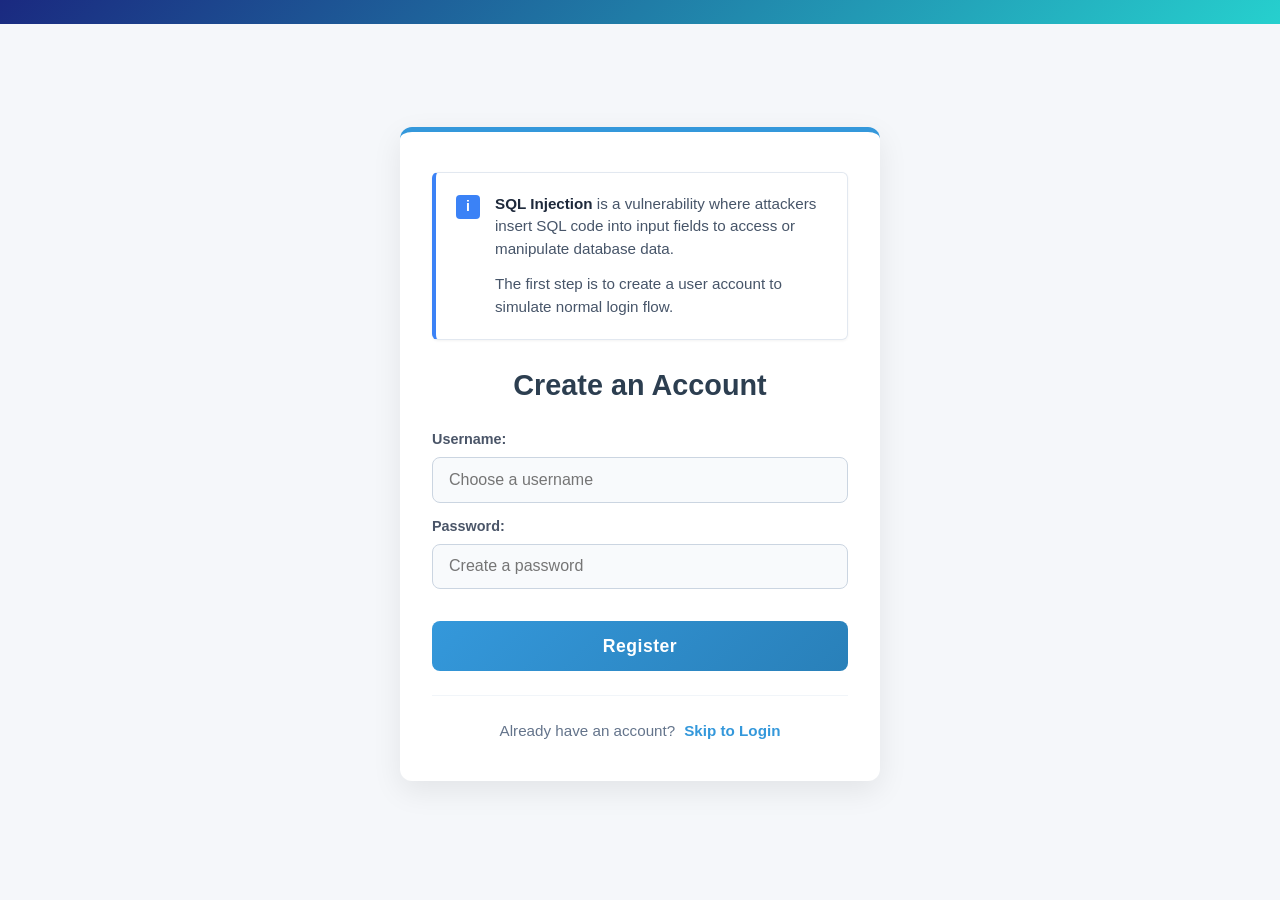
<file: simulation/index.html>
<!doctype html>
<html lang="en">
  <head>
    <meta charset="UTF-8" />
    <link rel="icon" type="image/svg+xml" href="/vite.svg" />
    <link rel="icon" type="image/x-icon" href="/favicon.ico" />

    <meta name="viewport" content="width=device-width, initial-scale=1.0" />
    <title>my-app</title>
    <script type="module" crossorigin src="js/index-BnvitAuJ.js"></script>
    <link rel="stylesheet" crossorigin href="css/index-EkGBT5Xh.css" />
  </head>
  <body>
    <div id="root"></div>
  <script src="../assets/js/iframeResize.js"></script>
        
        </body>
</html>
</file>
<file: simulation/css/index-EkGBT5Xh.css>
:root{font-family:system-ui,Avenir,Helvetica,Arial,sans-serif;line-height:1.5;font-weight:400;color-scheme:light dark;color:#ffffffde;background-color:#242424;font-synthesis:none;text-rendering:optimizeLegibility;-webkit-font-smoothing:antialiased;-moz-osx-font-smoothing:grayscale}a{font-weight:500;color:#646cff;text-decoration:inherit}a:hover{color:#535bf2}body{margin:0;display:flex;place-items:center;min-width:320px;min-height:100vh}h1{font-size:3.2em;line-height:1.1}button{border-radius:8px;border:1px solid transparent;padding:.6em 1.2em;font-size:1em;font-weight:500;font-family:inherit;background-color:#1a1a1a;cursor:pointer;transition:border-color .25s}button:hover{border-color:#646cff}button:focus,button:focus-visible{outline:4px auto -webkit-focus-ring-color}@media(prefers-color-scheme:light){:root{color:#213547;background-color:#fff}a:hover{color:#747bff}button{background-color:#f9f9f9}}*{box-sizing:border-box;margin:0;padding:0;font-family:Segoe UI,Tahoma,Geneva,Verdana,sans-serif}body{background-color:#f5f7fa;color:#333;line-height:1.4;font-size:14px}.App{height:100vh;width:100vw;display:flex;flex-direction:column;overflow:auto}.container{flex:1;width:100%;padding:.8rem;overflow:auto}.mode-selector{display:flex;justify-content:center;margin-bottom:1rem;gap:.6rem}.mode-btn{flex:1;max-width:200px;padding:.6rem;border-radius:5px;text-align:center;cursor:pointer;transition:all .2s ease;background-color:#fff;border:1px solid #ddd;box-shadow:0 1px 3px #0000000d}.mode-btn:hover{transform:translateY(-1px);box-shadow:0 2px 5px #0000001a}.mode-btn.active{border-width:2px}.mode-btn.active.vulnerable{border-color:#e74c3c}.mode-btn.active.secure{border-color:#2ecc71}.mode-btn span{font-size:.9rem;font-weight:600;display:block;margin-bottom:.1rem}.mode-btn small{font-size:.75rem;opacity:.8}.danger{color:#e74c3c}.safe{color:#2ecc71}.simulation-area{display:flex;gap:1rem;margin-bottom:1rem;flex:1;min-height:0}@media(max-width:900px){.simulation-area{flex-direction:column}}.left-panel,.right-panel{flex:1;min-width:0;display:flex;flex-direction:column}.card{background-color:#fff;border-radius:8px;padding:1rem;margin-bottom:1rem;box-shadow:0 2px 6px #0000000f;flex-shrink:0;overflow:hidden}.card h2{color:#2c3e50;margin-bottom:.8rem;padding-bottom:.4rem;border-bottom:1px solid #f1f1f1;font-size:1.1rem}.form-group{margin-bottom:.8rem}.form-group label{display:block;margin-bottom:.3rem;font-weight:600;color:#34495e;font-size:.9rem}.form-group input{width:100%;padding:.6rem;border:1px solid #ddd;border-radius:4px;font-size:.9rem;transition:border-color .2s}.form-group input:focus{outline:none;border-color:#3498db}.button-group{display:flex;gap:.6rem;margin-top:1rem}.btn{flex:1;padding:.6rem;border:none;border-radius:4px;font-size:.9rem;font-weight:600;cursor:pointer;transition:all .2s}.login-btn{background-color:#3498db;color:#fff}.login-btn:hover{background-color:#2980b9}.clear-btn{background-color:#95a5a6;color:#fff}.clear-btn:hover{background-color:#7f8c8d}.form-toggle{text-align:center;margin-top:1.5rem;font-size:.95rem;color:#34495e}.form-toggle p{margin:0}.toggle-link{color:#3498db;cursor:pointer;font-weight:600;text-decoration:none;margin-left:.3rem;transition:color .2s}.toggle-link:hover{color:#2980b9;text-decoration:underline}.message{padding:.6rem;border-radius:4px;margin-top:1rem;text-align:center;font-weight:600;font-size:.9rem}.message.warning{background-color:#fef5e7;border-left:3px solid #f39c12;color:#e67e22}.message.success{background-color:#eafaf1;border-left:3px solid #2ecc71;color:#27ae60}.message.error{background-color:#fdedec;border-left:3px solid #e74c3c;color:#c0392b}.attack-examples{margin-top:1.2rem}.attack-examples h3{margin-bottom:.6rem;color:#2c3e50;font-size:.95rem}.example-buttons{display:grid;grid-template-columns:repeat(2,1fr);gap:.5rem}@media(max-width:480px){.example-buttons{grid-template-columns:1fr}}.example-btn{padding:.5rem;border:none;border-radius:4px;font-size:.8rem;cursor:pointer;transition:all .2s;font-weight:600}.example-btn:hover{transform:translateY(-1px);box-shadow:0 2px 4px #0000001a}.example-btn.basic{background-color:#fddede;color:#c0392b}.example-btn.comment{background-color:#fdebd0;color:#e67e22}.example-btn.union{background-color:#d6eaf8;color:#2980b9}.example-btn.normal{background-color:#d5f4e6;color:#27ae60}.query-display{padding:.8rem;background-color:#2c3e50;color:#fff;border-radius:4px;font-family:Courier New,monospace;margin-bottom:1rem;overflow-x:auto;font-size:.85rem}.query-display.vulnerable{border-left:3px solid #e74c3c}.query-display.secure{border-left:3px solid #2ecc71}.explanation{font-size:.85rem}.explanation h3{font-size:.95rem;margin-bottom:.5rem}.explanation ul{padding-left:1.2rem}.explanation li{margin-bottom:.3rem;font-size:.85rem}.results-table{overflow-x:auto;margin-top:.8rem;font-size:.85rem}table{width:100%;border-collapse:collapse;font-size:.85rem}thead{background-color:#3498db;color:#fff}th,td{padding:.5rem;text-align:left;border-bottom:1px solid #ddd}tbody tr:hover{background-color:#f5f7fa}.no-results{text-align:center;padding:1.5rem;color:#7f8c8d;font-style:italic;font-size:.9rem}.history-list{max-height:150px;overflow-y:auto;font-size:.85rem}.history-item{padding:.5rem;margin-bottom:.3rem;border-radius:4px;border-left:3px solid #ddd;font-size:.85rem}.history-item.attack{background-color:#fddede;border-left-color:#e74c3c}.history-item.blocked{background-color:#d5f4e6;border-left-color:#2ecc71}.history-item.success{background-color:#eafaf1;border-left-color:#27ae60}.history-item.failed{background-color:#fef5e7;border-left-color:#f39c12}.history-item.info{background-color:#ebf5fb;border-left-color:#3498db}.mode-indicator{background-color:#f8f9fa;padding:.4rem;border-radius:3px;margin-bottom:.8rem;font-size:.85rem;transition:all .2s ease}.mode-indicator.vulnerable-mode{color:#e74c3c;background-color:#e74c3c1a;border-left:3px solid #e74c3c}.mode-indicator.secure-mode{color:#2ecc71;background-color:#2ecc711a;border-left:3px solid #2ecc71}.mode-indicator strong{font-size:1em}.result-count{font-weight:600;margin-bottom:.3rem;color:#2c3e50;font-size:.9rem}.login-success-container{text-align:center;padding:2rem 1rem}.success-icon{font-size:3rem;margin-bottom:1rem;animation:bounce 1s ease infinite}@keyframes bounce{0%,to{transform:translateY(0)}50%{transform:translateY(-10px)}}.success-title{color:#2ecc71;font-size:1.5rem;margin-bottom:.5rem}.success-message{color:#7f8c8d;margin-bottom:1.5rem;font-size:1rem}.logged-in-user{background-color:#f8f9fa;padding:1rem;border-radius:8px;margin:1.5rem 0;text-align:left}.logged-in-user p{margin:.5rem 0;color:#2c3e50}.logout-btn{width:100%;padding:.8rem;background-color:#95a5a6;color:#fff;border:none;border-radius:6px;font-size:1rem;font-weight:600;cursor:pointer;transition:all .3s;margin-top:1rem}.logout-btn:hover{background-color:#7f8c8d;transform:translateY(-2px)}@media(max-width:768px){body{font-size:13px}.container{padding:.5rem}.card{padding:.8rem}.card h2{font-size:1rem}.mode-btn{padding:.5rem}.mode-btn span{font-size:.85rem}.mode-btn small{font-size:.7rem}.query-display{font-size:.8rem;padding:.6rem}th,td{padding:.4rem;font-size:.8rem}}@media(max-width:480px){body{font-size:12px}.simulation-area{gap:.8rem}.mode-selector{flex-direction:column;align-items:center}.mode-btn{max-width:100%;width:100%}.button-group{flex-direction:column}.example-buttons{grid-template-columns:1fr}}.left-panel>.card:last-child,.right-panel>.card:last-child{flex:1;overflow:auto}@media(max-height:700px){.history-list{max-height:120px}}@media(max-height:600px){.history-list{max-height:100px}}.App-header{background:linear-gradient(135deg,#1a2980,#26d0ce);color:#fff;padding:.5rem;text-align:center;box-shadow:0 2px 10px #0000001a}.subtitle{font-size:1.1rem;opacity:.9;margin-top:.5rem}.register-page-container{display:flex!important;justify-content:center;align-items:center;background-color:#f5f7fa;padding:2rem 1rem!important}.register-container{width:100%;max-width:480px;margin:0 auto}.register-card{padding:2.5rem 2rem;border-radius:12px;box-shadow:0 10px 30px #00000014;background:#fff;border-top:5px solid #3498db}.register-card h2{text-align:center;font-size:1.8rem;color:#2c3e50;margin-bottom:1.5rem;border-bottom:none;padding-bottom:0;font-weight:700}.register-card .form-group label{font-weight:600;color:#4a5568;margin-bottom:.5rem}.register-card .form-group input{padding:.8rem 1rem;font-size:1rem;border-radius:8px;background-color:#f8fafc;border:1px solid #cbd5e1;transition:all .3s ease}.register-card .form-group input:focus{background-color:#fff;border-color:#3498db;box-shadow:0 0 0 3px #3498db26}.register-card .button-group{margin-top:2rem}.register-card .login-btn{padding:.9rem;font-size:1.1rem;border-radius:8px;background:linear-gradient(135deg,#3498db,#2980b9);transition:all .3s ease;letter-spacing:.5px}.register-card .login-btn:hover{transform:translateY(-2px);box-shadow:0 6px 15px #3498db4d;background:linear-gradient(135deg,#2980b9,#2471a3)}.register-card .form-toggle{margin-top:1.5rem;color:#64748b;text-align:center;font-size:.95rem;padding-top:1.5rem;border-top:1px solid #f1f5f9}.intro-text{display:flex;gap:15px;background-color:#fff;border:1px solid #e2e8f0;border-left:4px solid #3b82f6;border-radius:6px;padding:20px;margin-bottom:25px;text-align:left;box-shadow:0 1px 3px #0000000d}.intro-text .callout-icon{flex-shrink:0;width:24px;height:24px;background-color:#3b82f6;color:#fff;border-radius:4px;display:flex;align-items:center;justify-content:center;font-weight:700;font-family:Georgia,serif;font-size:14px;margin-top:2px}.intro-text .callout-content{color:#475569;font-size:.95rem;line-height:1.5}.intro-text .callout-content p{margin-bottom:12px}.intro-text .callout-content p:last-of-type{margin-bottom:0}.intro-text .callout-content b{color:#1e293b;font-weight:600}.intro-text .credentials-box{display:inline-block;border:1px solid #e2e8f0;border-radius:6px;padding:8px 16px;margin-top:15px;font-size:.95rem;color:#475569}.intro-text .credentials-box span{color:#1d4ed8;font-weight:600}
</file>
<file: experiment/simulation/css/index-EkGBT5Xh.css>
:root{font-family:system-ui,Avenir,Helvetica,Arial,sans-serif;line-height:1.5;font-weight:400;color-scheme:light dark;color:#ffffffde;background-color:#242424;font-synthesis:none;text-rendering:optimizeLegibility;-webkit-font-smoothing:antialiased;-moz-osx-font-smoothing:grayscale}a{font-weight:500;color:#646cff;text-decoration:inherit}a:hover{color:#535bf2}body{margin:0;display:flex;place-items:center;min-width:320px;min-height:100vh}h1{font-size:3.2em;line-height:1.1}button{border-radius:8px;border:1px solid transparent;padding:.6em 1.2em;font-size:1em;font-weight:500;font-family:inherit;background-color:#1a1a1a;cursor:pointer;transition:border-color .25s}button:hover{border-color:#646cff}button:focus,button:focus-visible{outline:4px auto -webkit-focus-ring-color}@media(prefers-color-scheme:light){:root{color:#213547;background-color:#fff}a:hover{color:#747bff}button{background-color:#f9f9f9}}*{box-sizing:border-box;margin:0;padding:0;font-family:Segoe UI,Tahoma,Geneva,Verdana,sans-serif}body{background-color:#f5f7fa;color:#333;line-height:1.4;font-size:14px}.App{height:100vh;width:100vw;display:flex;flex-direction:column;overflow:auto}.container{flex:1;width:100%;padding:.8rem;overflow:auto}.mode-selector{display:flex;justify-content:center;margin-bottom:1rem;gap:.6rem}.mode-btn{flex:1;max-width:200px;padding:.6rem;border-radius:5px;text-align:center;cursor:pointer;transition:all .2s ease;background-color:#fff;border:1px solid #ddd;box-shadow:0 1px 3px #0000000d}.mode-btn:hover{transform:translateY(-1px);box-shadow:0 2px 5px #0000001a}.mode-btn.active{border-width:2px}.mode-btn.active.vulnerable{border-color:#e74c3c}.mode-btn.active.secure{border-color:#2ecc71}.mode-btn span{font-size:.9rem;font-weight:600;display:block;margin-bottom:.1rem}.mode-btn small{font-size:.75rem;opacity:.8}.danger{color:#e74c3c}.safe{color:#2ecc71}.simulation-area{display:flex;gap:1rem;margin-bottom:1rem;flex:1;min-height:0}@media(max-width:900px){.simulation-area{flex-direction:column}}.left-panel,.right-panel{flex:1;min-width:0;display:flex;flex-direction:column}.card{background-color:#fff;border-radius:8px;padding:1rem;margin-bottom:1rem;box-shadow:0 2px 6px #0000000f;flex-shrink:0;overflow:hidden}.card h2{color:#2c3e50;margin-bottom:.8rem;padding-bottom:.4rem;border-bottom:1px solid #f1f1f1;font-size:1.1rem}.form-group{margin-bottom:.8rem}.form-group label{display:block;margin-bottom:.3rem;font-weight:600;color:#34495e;font-size:.9rem}.form-group input{width:100%;padding:.6rem;border:1px solid #ddd;border-radius:4px;font-size:.9rem;transition:border-color .2s}.form-group input:focus{outline:none;border-color:#3498db}.button-group{display:flex;gap:.6rem;margin-top:1rem}.btn{flex:1;padding:.6rem;border:none;border-radius:4px;font-size:.9rem;font-weight:600;cursor:pointer;transition:all .2s}.login-btn{background-color:#3498db;color:#fff}.login-btn:hover{background-color:#2980b9}.clear-btn{background-color:#95a5a6;color:#fff}.clear-btn:hover{background-color:#7f8c8d}.form-toggle{text-align:center;margin-top:1.5rem;font-size:.95rem;color:#34495e}.form-toggle p{margin:0}.toggle-link{color:#3498db;cursor:pointer;font-weight:600;text-decoration:none;margin-left:.3rem;transition:color .2s}.toggle-link:hover{color:#2980b9;text-decoration:underline}.message{padding:.6rem;border-radius:4px;margin-top:1rem;text-align:center;font-weight:600;font-size:.9rem}.message.warning{background-color:#fef5e7;border-left:3px solid #f39c12;color:#e67e22}.message.success{background-color:#eafaf1;border-left:3px solid #2ecc71;color:#27ae60}.message.error{background-color:#fdedec;border-left:3px solid #e74c3c;color:#c0392b}.attack-examples{margin-top:1.2rem}.attack-examples h3{margin-bottom:.6rem;color:#2c3e50;font-size:.95rem}.example-buttons{display:grid;grid-template-columns:repeat(2,1fr);gap:.5rem}@media(max-width:480px){.example-buttons{grid-template-columns:1fr}}.example-btn{padding:.5rem;border:none;border-radius:4px;font-size:.8rem;cursor:pointer;transition:all .2s;font-weight:600}.example-btn:hover{transform:translateY(-1px);box-shadow:0 2px 4px #0000001a}.example-btn.basic{background-color:#fddede;color:#c0392b}.example-btn.comment{background-color:#fdebd0;color:#e67e22}.example-btn.union{background-color:#d6eaf8;color:#2980b9}.example-btn.normal{background-color:#d5f4e6;color:#27ae60}.query-display{padding:.8rem;background-color:#2c3e50;color:#fff;border-radius:4px;font-family:Courier New,monospace;margin-bottom:1rem;overflow-x:auto;font-size:.85rem}.query-display.vulnerable{border-left:3px solid #e74c3c}.query-display.secure{border-left:3px solid #2ecc71}.explanation{font-size:.85rem}.explanation h3{font-size:.95rem;margin-bottom:.5rem}.explanation ul{padding-left:1.2rem}.explanation li{margin-bottom:.3rem;font-size:.85rem}.results-table{overflow-x:auto;margin-top:.8rem;font-size:.85rem}table{width:100%;border-collapse:collapse;font-size:.85rem}thead{background-color:#3498db;color:#fff}th,td{padding:.5rem;text-align:left;border-bottom:1px solid #ddd}tbody tr:hover{background-color:#f5f7fa}.no-results{text-align:center;padding:1.5rem;color:#7f8c8d;font-style:italic;font-size:.9rem}.history-list{max-height:150px;overflow-y:auto;font-size:.85rem}.history-item{padding:.5rem;margin-bottom:.3rem;border-radius:4px;border-left:3px solid #ddd;font-size:.85rem}.history-item.attack{background-color:#fddede;border-left-color:#e74c3c}.history-item.blocked{background-color:#d5f4e6;border-left-color:#2ecc71}.history-item.success{background-color:#eafaf1;border-left-color:#27ae60}.history-item.failed{background-color:#fef5e7;border-left-color:#f39c12}.history-item.info{background-color:#ebf5fb;border-left-color:#3498db}.mode-indicator{background-color:#f8f9fa;padding:.4rem;border-radius:3px;margin-bottom:.8rem;font-size:.85rem;transition:all .2s ease}.mode-indicator.vulnerable-mode{color:#e74c3c;background-color:#e74c3c1a;border-left:3px solid #e74c3c}.mode-indicator.secure-mode{color:#2ecc71;background-color:#2ecc711a;border-left:3px solid #2ecc71}.mode-indicator strong{font-size:1em}.result-count{font-weight:600;margin-bottom:.3rem;color:#2c3e50;font-size:.9rem}.login-success-container{text-align:center;padding:2rem 1rem}.success-icon{font-size:3rem;margin-bottom:1rem;animation:bounce 1s ease infinite}@keyframes bounce{0%,to{transform:translateY(0)}50%{transform:translateY(-10px)}}.success-title{color:#2ecc71;font-size:1.5rem;margin-bottom:.5rem}.success-message{color:#7f8c8d;margin-bottom:1.5rem;font-size:1rem}.logged-in-user{background-color:#f8f9fa;padding:1rem;border-radius:8px;margin:1.5rem 0;text-align:left}.logged-in-user p{margin:.5rem 0;color:#2c3e50}.logout-btn{width:100%;padding:.8rem;background-color:#95a5a6;color:#fff;border:none;border-radius:6px;font-size:1rem;font-weight:600;cursor:pointer;transition:all .3s;margin-top:1rem}.logout-btn:hover{background-color:#7f8c8d;transform:translateY(-2px)}@media(max-width:768px){body{font-size:13px}.container{padding:.5rem}.card{padding:.8rem}.card h2{font-size:1rem}.mode-btn{padding:.5rem}.mode-btn span{font-size:.85rem}.mode-btn small{font-size:.7rem}.query-display{font-size:.8rem;padding:.6rem}th,td{padding:.4rem;font-size:.8rem}}@media(max-width:480px){body{font-size:12px}.simulation-area{gap:.8rem}.mode-selector{flex-direction:column;align-items:center}.mode-btn{max-width:100%;width:100%}.button-group{flex-direction:column}.example-buttons{grid-template-columns:1fr}}.left-panel>.card:last-child,.right-panel>.card:last-child{flex:1;overflow:auto}@media(max-height:700px){.history-list{max-height:120px}}@media(max-height:600px){.history-list{max-height:100px}}.App-header{background:linear-gradient(135deg,#1a2980,#26d0ce);color:#fff;padding:.5rem;text-align:center;box-shadow:0 2px 10px #0000001a}.subtitle{font-size:1.1rem;opacity:.9;margin-top:.5rem}.register-page-container{display:flex!important;justify-content:center;align-items:center;background-color:#f5f7fa;padding:2rem 1rem!important}.register-container{width:100%;max-width:480px;margin:0 auto}.register-card{padding:2.5rem 2rem;border-radius:12px;box-shadow:0 10px 30px #00000014;background:#fff;border-top:5px solid #3498db}.register-card h2{text-align:center;font-size:1.8rem;color:#2c3e50;margin-bottom:1.5rem;border-bottom:none;padding-bottom:0;font-weight:700}.register-card .form-group label{font-weight:600;color:#4a5568;margin-bottom:.5rem}.register-card .form-group input{padding:.8rem 1rem;font-size:1rem;border-radius:8px;background-color:#f8fafc;border:1px solid #cbd5e1;transition:all .3s ease}.register-card .form-group input:focus{background-color:#fff;border-color:#3498db;box-shadow:0 0 0 3px #3498db26}.register-card .button-group{margin-top:2rem}.register-card .login-btn{padding:.9rem;font-size:1.1rem;border-radius:8px;background:linear-gradient(135deg,#3498db,#2980b9);transition:all .3s ease;letter-spacing:.5px}.register-card .login-btn:hover{transform:translateY(-2px);box-shadow:0 6px 15px #3498db4d;background:linear-gradient(135deg,#2980b9,#2471a3)}.register-card .form-toggle{margin-top:1.5rem;color:#64748b;text-align:center;font-size:.95rem;padding-top:1.5rem;border-top:1px solid #f1f5f9}.intro-text{display:flex;gap:15px;background-color:#fff;border:1px solid #e2e8f0;border-left:4px solid #3b82f6;border-radius:6px;padding:20px;margin-bottom:25px;text-align:left;box-shadow:0 1px 3px #0000000d}.intro-text .callout-icon{flex-shrink:0;width:24px;height:24px;background-color:#3b82f6;color:#fff;border-radius:4px;display:flex;align-items:center;justify-content:center;font-weight:700;font-family:Georgia,serif;font-size:14px;margin-top:2px}.intro-text .callout-content{color:#475569;font-size:.95rem;line-height:1.5}.intro-text .callout-content p{margin-bottom:12px}.intro-text .callout-content p:last-of-type{margin-bottom:0}.intro-text .callout-content b{color:#1e293b;font-weight:600}.intro-text .credentials-box{display:inline-block;border:1px solid #e2e8f0;border-radius:6px;padding:8px 16px;margin-top:15px;font-size:.95rem;color:#475569}.intro-text .credentials-box span{color:#1d4ed8;font-weight:600}
</file>
